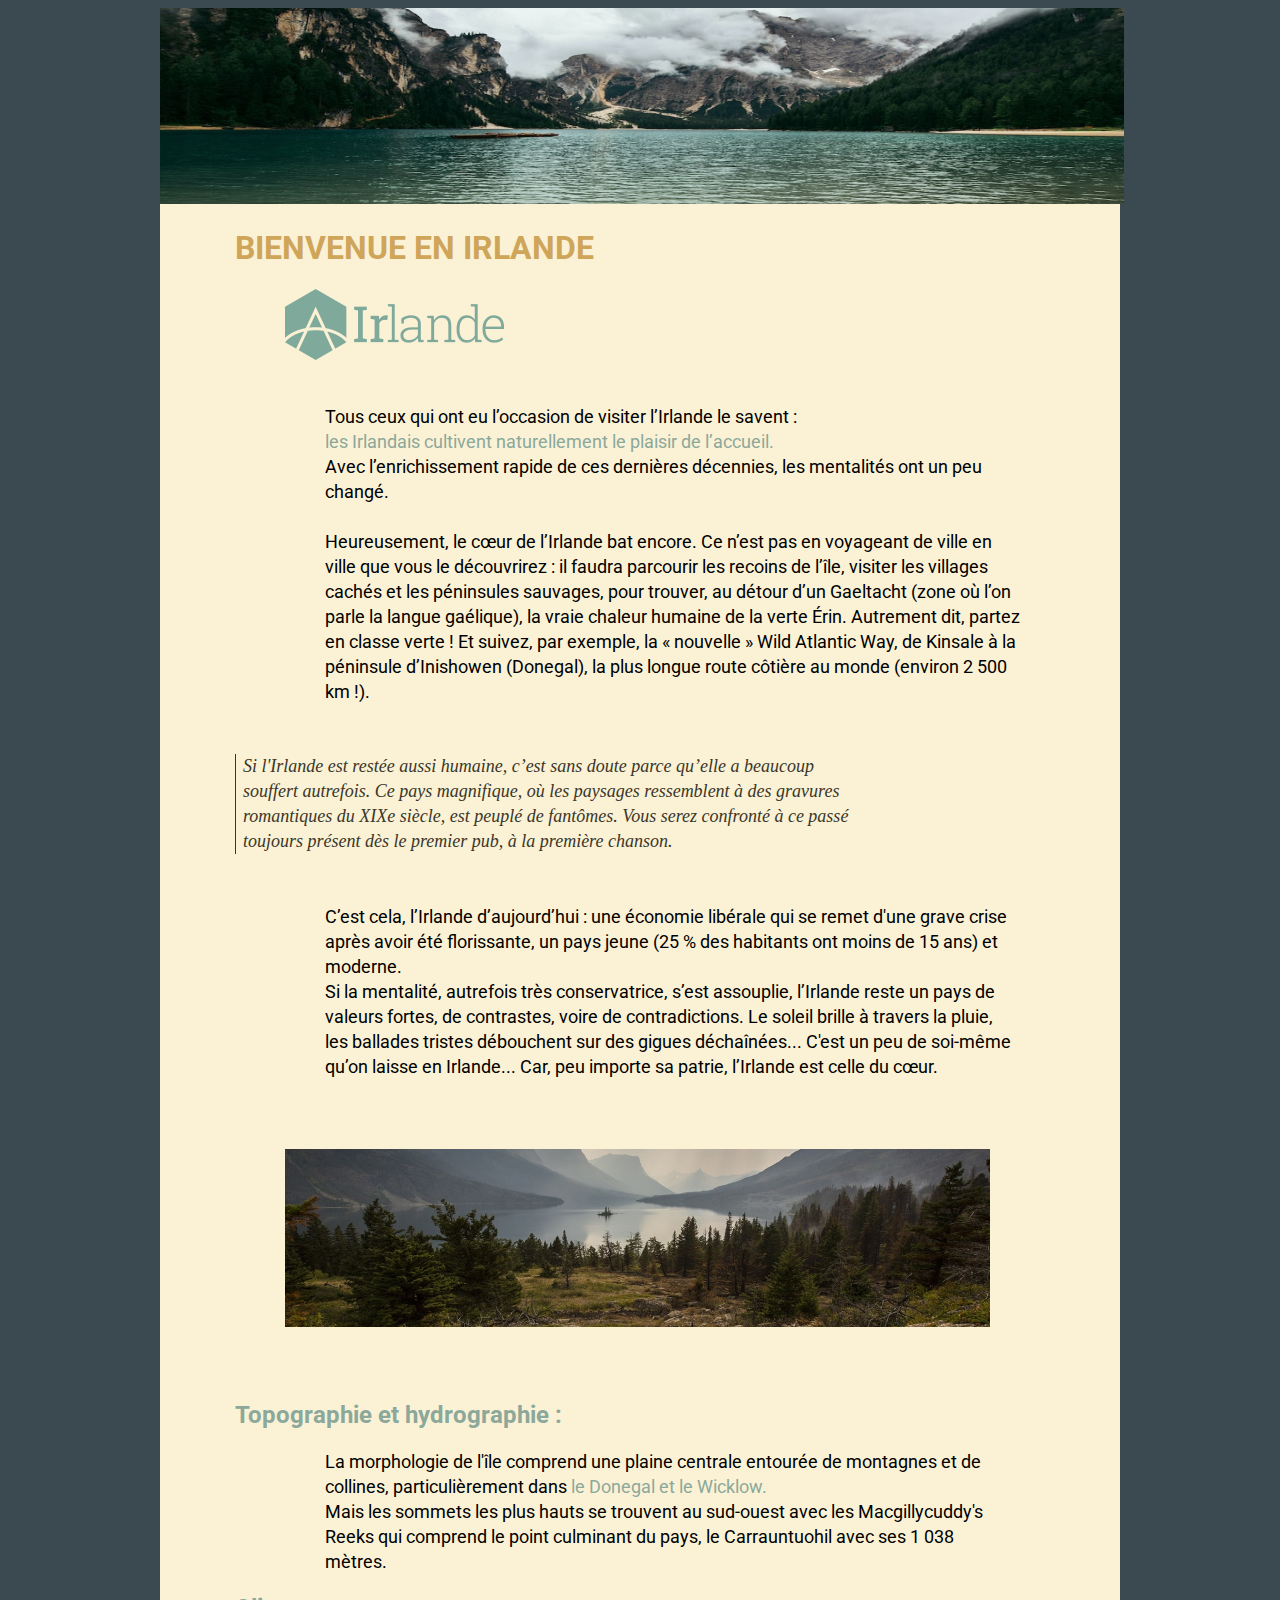
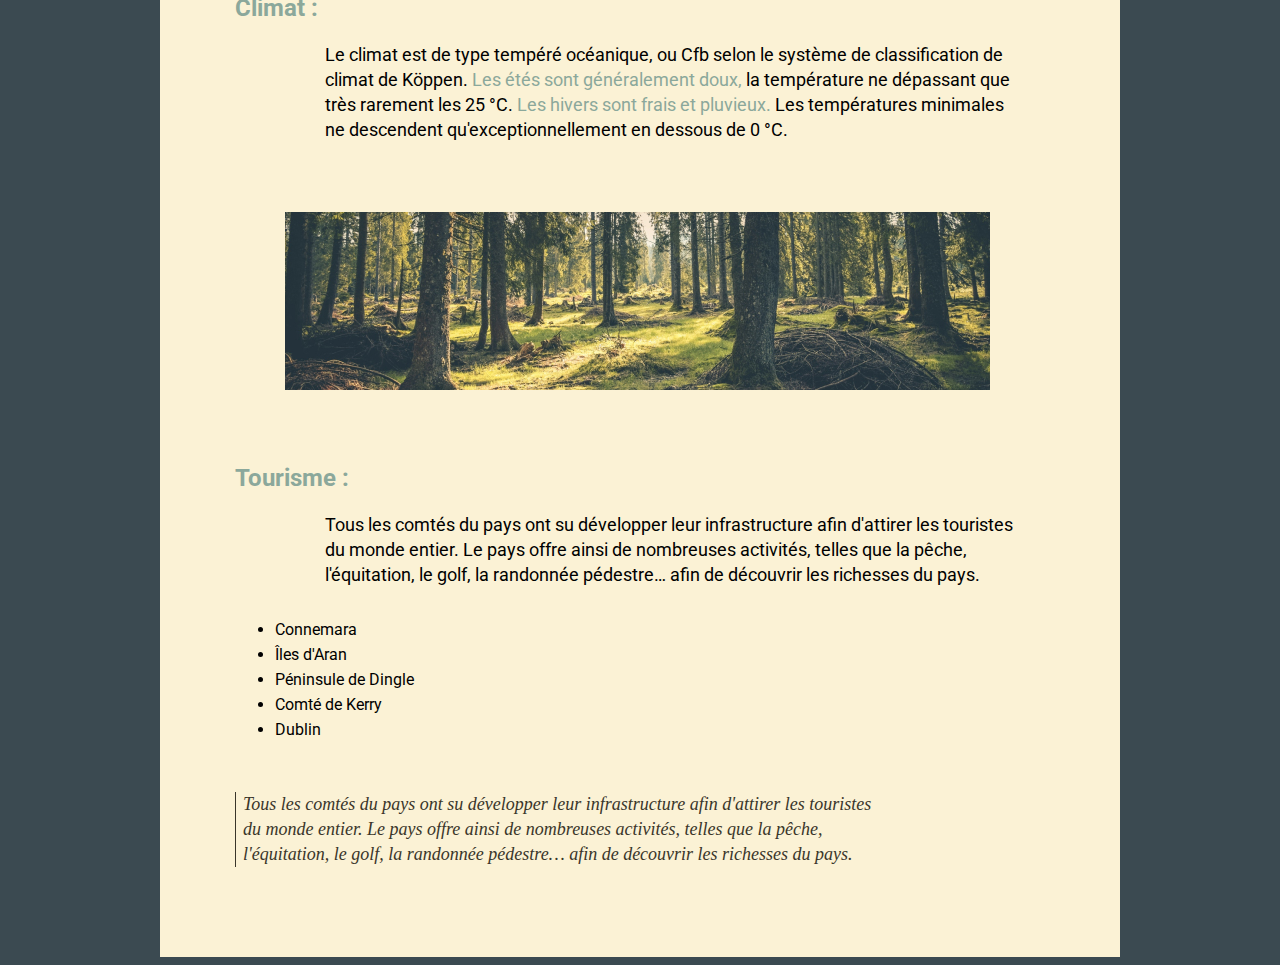
<file: BienvenueEnIrlande/index.html>
<!DOCTYPE html>
<html lang="fr">

<head>
    <meta charset="UTF-8">
    <meta http-equiv="X-UA-Compatible" content="IE=edge">
    <meta name="viewport" content="width=device-width, initial-scale=1.0">
    <title>BienvenueEnIrlande</title>
    <link rel="stylesheet" href="style.css">
    <link href="https://fonts.googleapis.com/css2?family=Roboto:wght@100&display=swap" rel="stylesheet">

</head>

<body>
    <main>
        <img src="image/Lac1.jpg" alt="Lac1"> <br>
        <h1>BIENVENUE EN IRLANDE</h1>
        <img src="image/LogoIrlande.png" alt="LogoIrlande" class="Logo">
        <P>Tous ceux qui ont eu l’occasion de visiter l’Irlande le savent : <br>
            <span> les Irlandais cultivent naturellement le plaisir de l’accueil.</span> <br>
            Avec l’enrichissement rapide de ces dernières décennies, les mentalités ont un peu <br>
            changé. <br>
            <br>
            Heureusement, le cœur de l’Irlande bat encore. Ce n’est pas en voyageant de ville en <br>
            ville que vous le découvrirez : il faudra parcourir les recoins de l’île, visiter les villages <br>
            cachés et les péninsules sauvages, pour trouver, au détour d’un Gaeltacht (zone où l’on <br>
            parle la langue gaélique), la vraie chaleur humaine de la verte Érin. Autrement dit, partez <br>
            en classe verte ! Et suivez, par exemple, la « nouvelle » Wild Atlantic Way, de Kinsale à la <br>
            péninsule d’Inishowen (Donegal), la plus longue route côtière au monde (environ 2 500 <br>
            km !).
        </P>
        <p class="para1">
            Si l'Irlande est restée aussi humaine, c’est sans doute parce qu’elle a beaucoup <br>
            souffert autrefois. Ce pays magnifique, où les paysages ressemblent à des gravures <br>
            romantiques du XIXe siècle, est peuplé de fantômes. Vous serez confronté à ce passé <br>
            toujours présent dès le premier pub, à la première chanson.
        </p>
        <p>C’est cela, l’Irlande d’aujourd’hui : une économie libérale qui se remet d'une grave crise <br>
            après avoir été florissante, un pays jeune (25 % des habitants ont moins de 15 ans) et <br>
            moderne. <br>
            Si la mentalité, autrefois très conservatrice, s’est assouplie, l’Irlande reste un pays de <br>
            valeurs fortes, de contrastes, voire de contradictions. Le soleil brille à travers la pluie, <br>
            les ballades tristes débouchent sur des gigues déchaînées... C'est un peu de soi-même <br>
            qu’on laisse en Irlande... Car, peu importe sa patrie, l’Irlande est celle du cœur. <br>
        </p>
        <img src="image/LacForet1.jpg" alt="lacfôret" class="image1">
        <h2>Topographie et hydrographie :</h2>
        <p>La morphologie de l'île comprend une plaine centrale entourée de montagnes et de <br>
            collines, particulièrement dans <span> le Donegal et le Wicklow. </span><br>
            Mais les sommets les plus hauts se trouvent au sud-ouest avec les Macgillycuddy's <br>
            Reeks qui comprend le point culminant du pays, le Carrauntuohil avec ses 1 038 <br>
            mètres.
        </p>
        <h2>Climat :</h2>
        <p>Le climat est de type tempéré océanique, ou Cfb selon le système de classification de <br>
            climat de Köppen. <span> Les étés sont généralement doux,</span> la température ne dépassant que <br>
            très rarement les 25 °C. <span> Les hivers sont frais et pluvieux.</span> Les températures minimales <br>
            ne descendent qu'exceptionnellement en dessous de 0 °C.
        </p>
        <img src="image/Foret1.jpg" alt="fôret" class="image2">
        <h2>Tourisme :</h2>
        <p>Tous les comtés du pays ont su développer leur infrastructure afin d'attirer les touristes <br>
            du monde entier. Le pays offre ainsi de nombreuses activités, telles que la pêche, <br>
            l'équitation, le golf, la randonnée pédestre… afin de découvrir les richesses du pays.</p>
        <ul>
            <li>Connemara</li>
            <li>Îles d'Aran</li>
            <li>Péninsule de Dingle</li>
            <li>Comté de Kerry</li>
            <li>Dublin</li>
        </ul>
        <p class="para1"> Tous les comtés du pays ont su développer leur infrastructure afin d'attirer les touristes
            <br>
            du monde entier. Le pays offre ainsi de nombreuses activités, telles que la pêche, <br>
            l'équitation, le golf, la randonnée pédestre… afin de découvrir les richesses du pays.
        </p>
    </main>
</body>

</html>
</file>
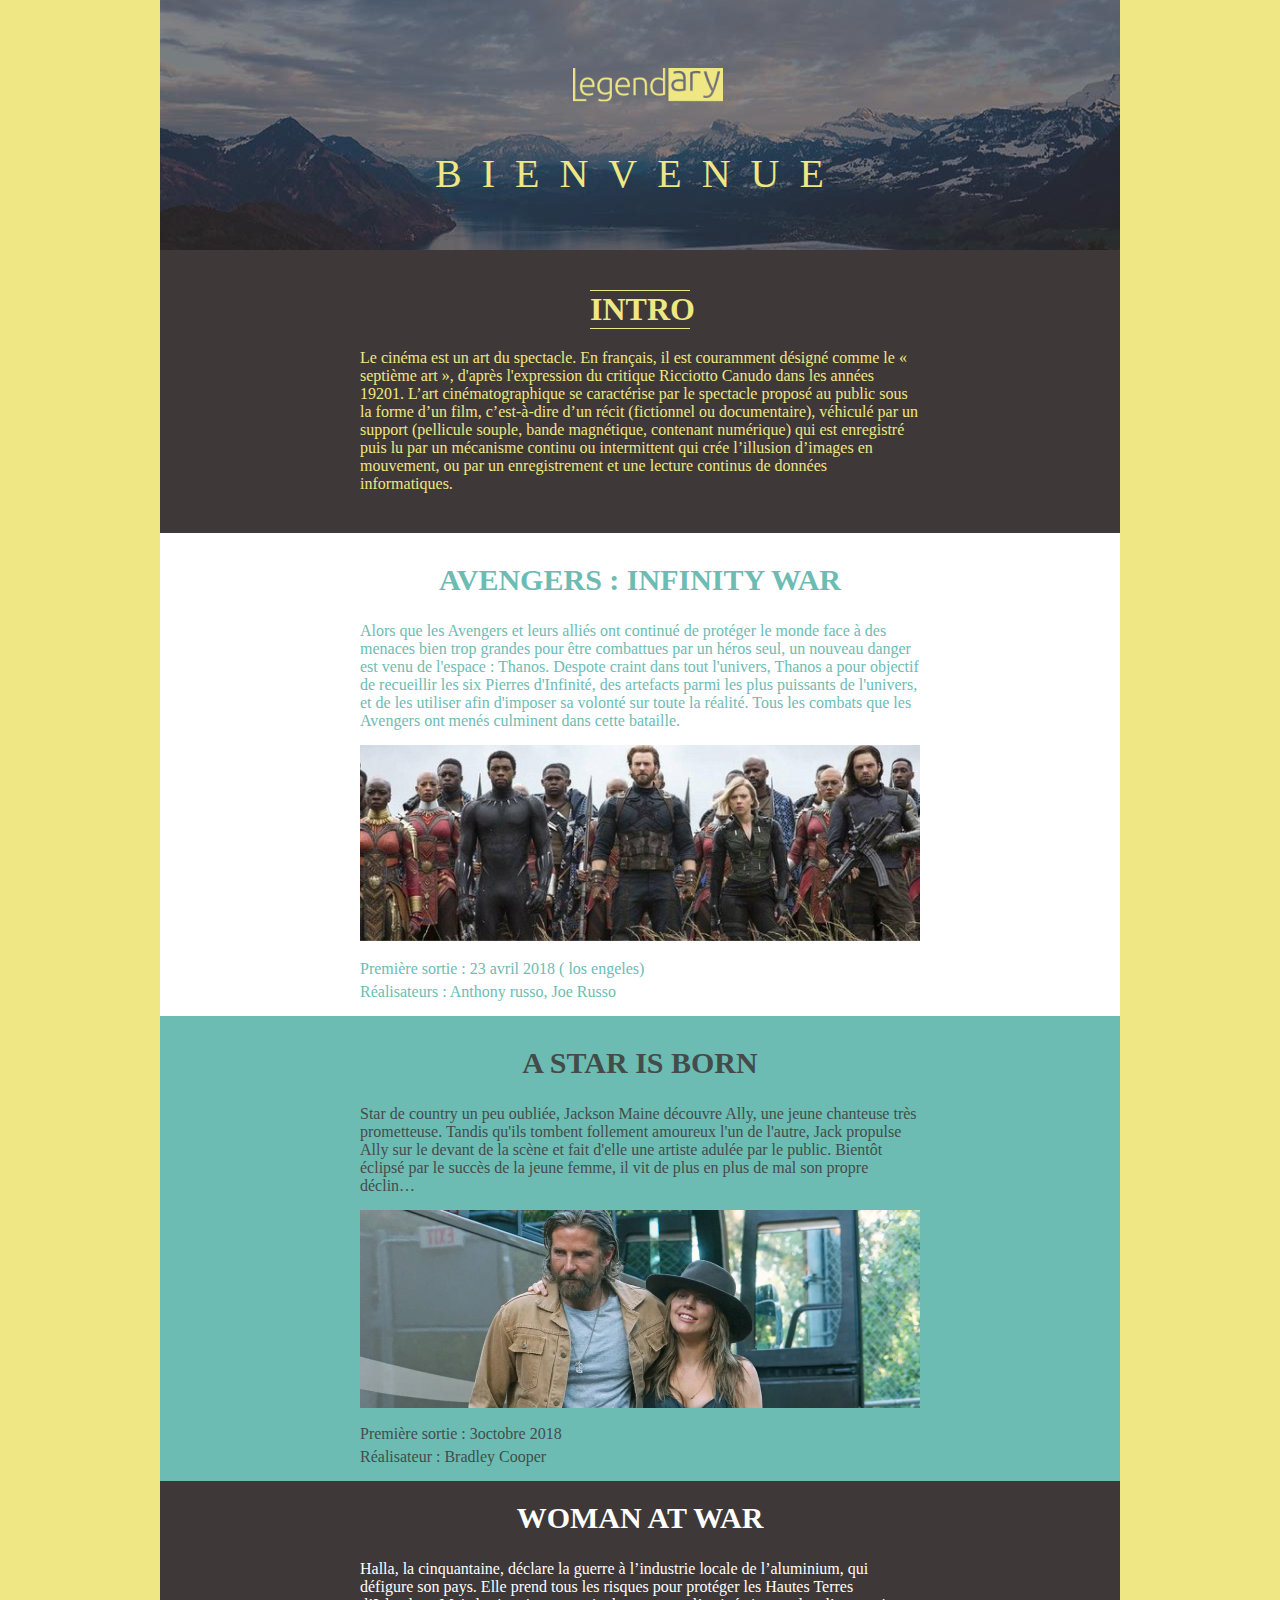
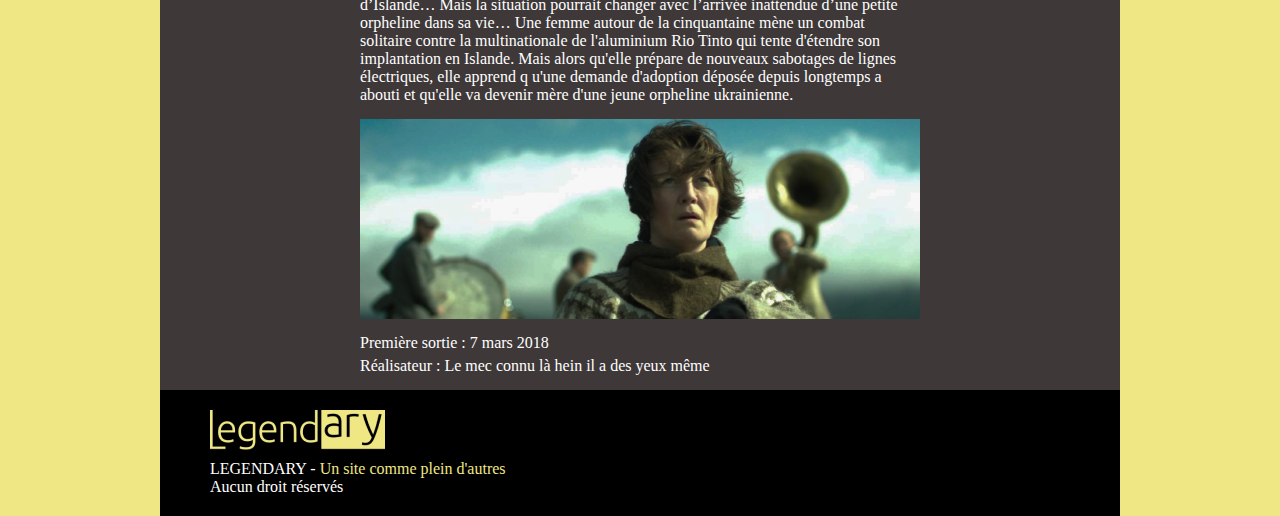
<file: Legendarycss/index.html>
<!DOCTYPE html>
<html lang="fr">

<head>
    <meta charset="UTF-8">
    <meta http-equiv="X-UA-Compatible" content="IE=edge">
    <meta name="viewport" content="width=device-width, initial-scale=1.0">
    <title>Legendary</title>
    <link rel="stylesheet" href="style.css">
    <link href="https://fonts.googleapis.com/css2?family=Roboto:wght@100&display=swap" rel="stylesheet">

</head>

<body>
    <main>
        <div class="contenant">
            <!-- <img src="image/header 1.png" alt="header" class="image1"> -->
            <!-- <img src="image/LogoTop.png" alt="LogoTop" class="LogoTop"> -->
            <div class="Header"></div>
            <div class="LogoTop"></div>
            <p class="Legendary">BIENVENUE</p>
        </div>
        <div class="Intro">
            <h1>INTRO</h1>
            <p class="TexteIntro">Le cinéma est un art du spectacle. En français, il est couramment désigné comme le «
                septième art », d'après l'expression du critique Ricciotto Canudo dans les années 19201.
                L’art cinématographique se caractérise par le spectacle proposé au public sous la forme
                d’un film, c’est-à-dire d’un récit (fictionnel ou documentaire), véhiculé par un support
                (pellicule souple, bande magnétique, contenant numérique) qui est enregistré puis lu par
                un mécanisme continu ou intermittent qui crée l’illusion d’images en mouvement, ou par
                un enregistrement et une lecture continus de données informatiques.
            </p>
        </div>
        <div class="Avengers">
            <h2>AVENGERS : INFINITY WAR</h2>
            <p class="textAve">Alors que les Avengers et leurs alliés ont continué de protéger le monde face à des
                menaces bien trop grandes pour être combattues par un héros seul, un nouveau danger
                est venu de l'espace : Thanos. Despote craint dans tout l'univers, Thanos a pour objectif
                de recueillir les six Pierres d'Infinité, des artefacts parmi les plus puissants de l'univers,
                et de les utiliser afin d'imposer sa volonté sur toute la réalité. Tous les combats que les
                Avengers ont menés culminent dans cette bataille.
            </p>
            <div class="ImgAvengers"></div>
            <p class="AvengerCredit">Première sortie : 23 avril 2018 ( los engeles)
            </p>
            <p class="AvengerCredit"> Réalisateurs : Anthony russo, Joe Russo
            </p>
        </div>
        <div class="Astar">
            <h3>A STAR IS BORN</h3>
            <p class="textAstar">Star de country un peu oubliée, Jackson Maine découvre Ally, une jeune chanteuse très
                prometteuse. Tandis qu'ils tombent follement amoureux l'un de l'autre, Jack propulse
                Ally sur le devant de la scène et fait d'elle une artiste adulée par le public. Bientôt
                éclipsé par le succès de la jeune femme, il vit de plus en plus de mal son propre déclin…
            </p>
            <div class="ImgAStarIsBorn"></div>
            <p class="AstarCredit">
                Première sortie : 3octobre 2018
            </p>
            <p class="AstarCredit"> Réalisateur : Bradley Cooper
            </p>
        </div>
        <div class="WomanAt">
            <h4>WOMAN AT WAR</h4>
            <p class="textWom">Halla, la cinquantaine, déclare la guerre à l’industrie locale de l’aluminium, qui
                défigure

                son pays. Elle prend tous les risques pour protéger les Hautes Terres d’Islande… Mais la
                situation pourrait changer avec l’arrivée inattendue d’une petite orpheline dans sa vie…
                Une femme autour de la cinquantaine mène un combat solitaire contre la
                multinationale de l'aluminium Rio Tinto qui tente d'étendre son implantation en Islande.
                Mais alors qu'elle prépare de nouveaux sabotages de lignes électriques, elle apprend q
                u'une demande d'adoption déposée depuis longtemps a abouti et qu'elle va devenir
                mère d'une jeune orpheline ukrainienne.
            </p>
            <div class="ImgWomanAtWar"></div>
            <p class="WomanCredit">
                Première sortie : 7 mars 2018
            </p>
            <p class="WomanCredit"> Réalisateur : Le mec connu là hein il a des yeux même
            </p>
        </div>
        <div class="bot">
            <div class="LogoBot"></div>
            <p class="CreditLegendary">
                LEGENDARY - <span> Un site comme plein d'autres </span>
            </p>
            <p class="CreditLegendary"> Aucun droit réservés

            </p>

        </div>
    </main>


</body>

</html>
</file>
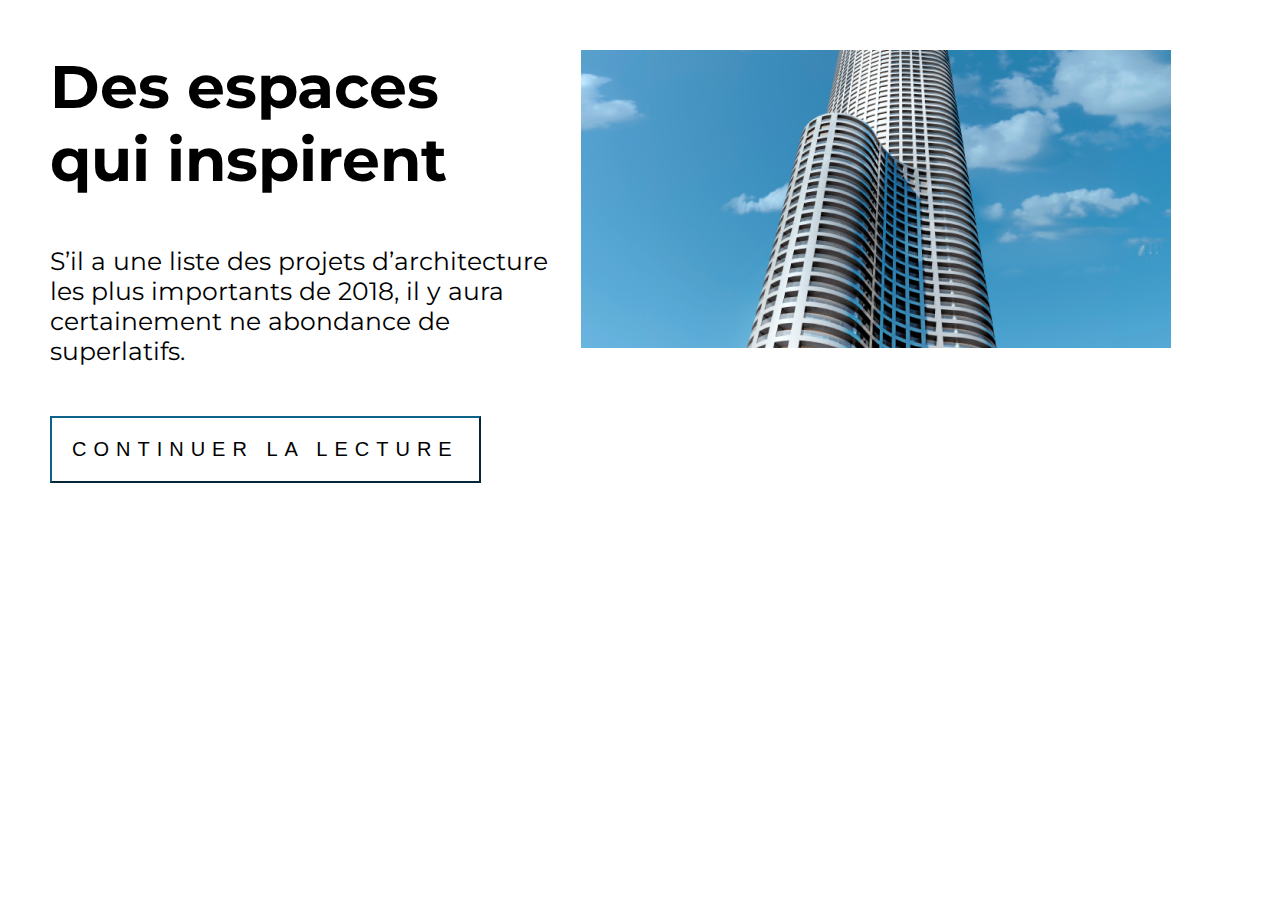
<file: Architecte/Architecture/index.html>
<!DOCTYPE html>
<html lang="fr">
<head>
    <meta charset="UTF-8">
    <meta http-equiv="X-UA-Compatible" content="IE=edge">
    <meta name="viewport" content="width=device-width, initial-scale=1.0">
    <link rel="stylesheet" href="style.css">
    <link rel="preconnect" href="https://fonts.googleapis.com">
    <link rel="preconnect" href="https://fonts.googleapis.com">
<link rel="preconnect" href="https://fonts.gstatic.com" crossorigin>
<link href="https://fonts.googleapis.com/css2?family=Montserrat:ital,wght@300&display=swap" rel="stylesheet">
    <title>Architecture</title>
</head>
<body>
    <main>
    <div class="texte">
        <h1>Des espaces <br> qui inspirent</h1>
        <p>S’il a une liste des projets d’architecture <br>
            les plus importants de 2018, il y aura <br>
            
            certainement ne abondance de superlatifs.</p>
            <button class="continuer">CONTINUER LA LECTURE</button>
        </div>
        <div class="tour">
            <div class="image">
            <div class="tour2"></div>
            <div class="batiment"></div>
        </div>
        </div>
    
</main>
</body>
</html>
</file>
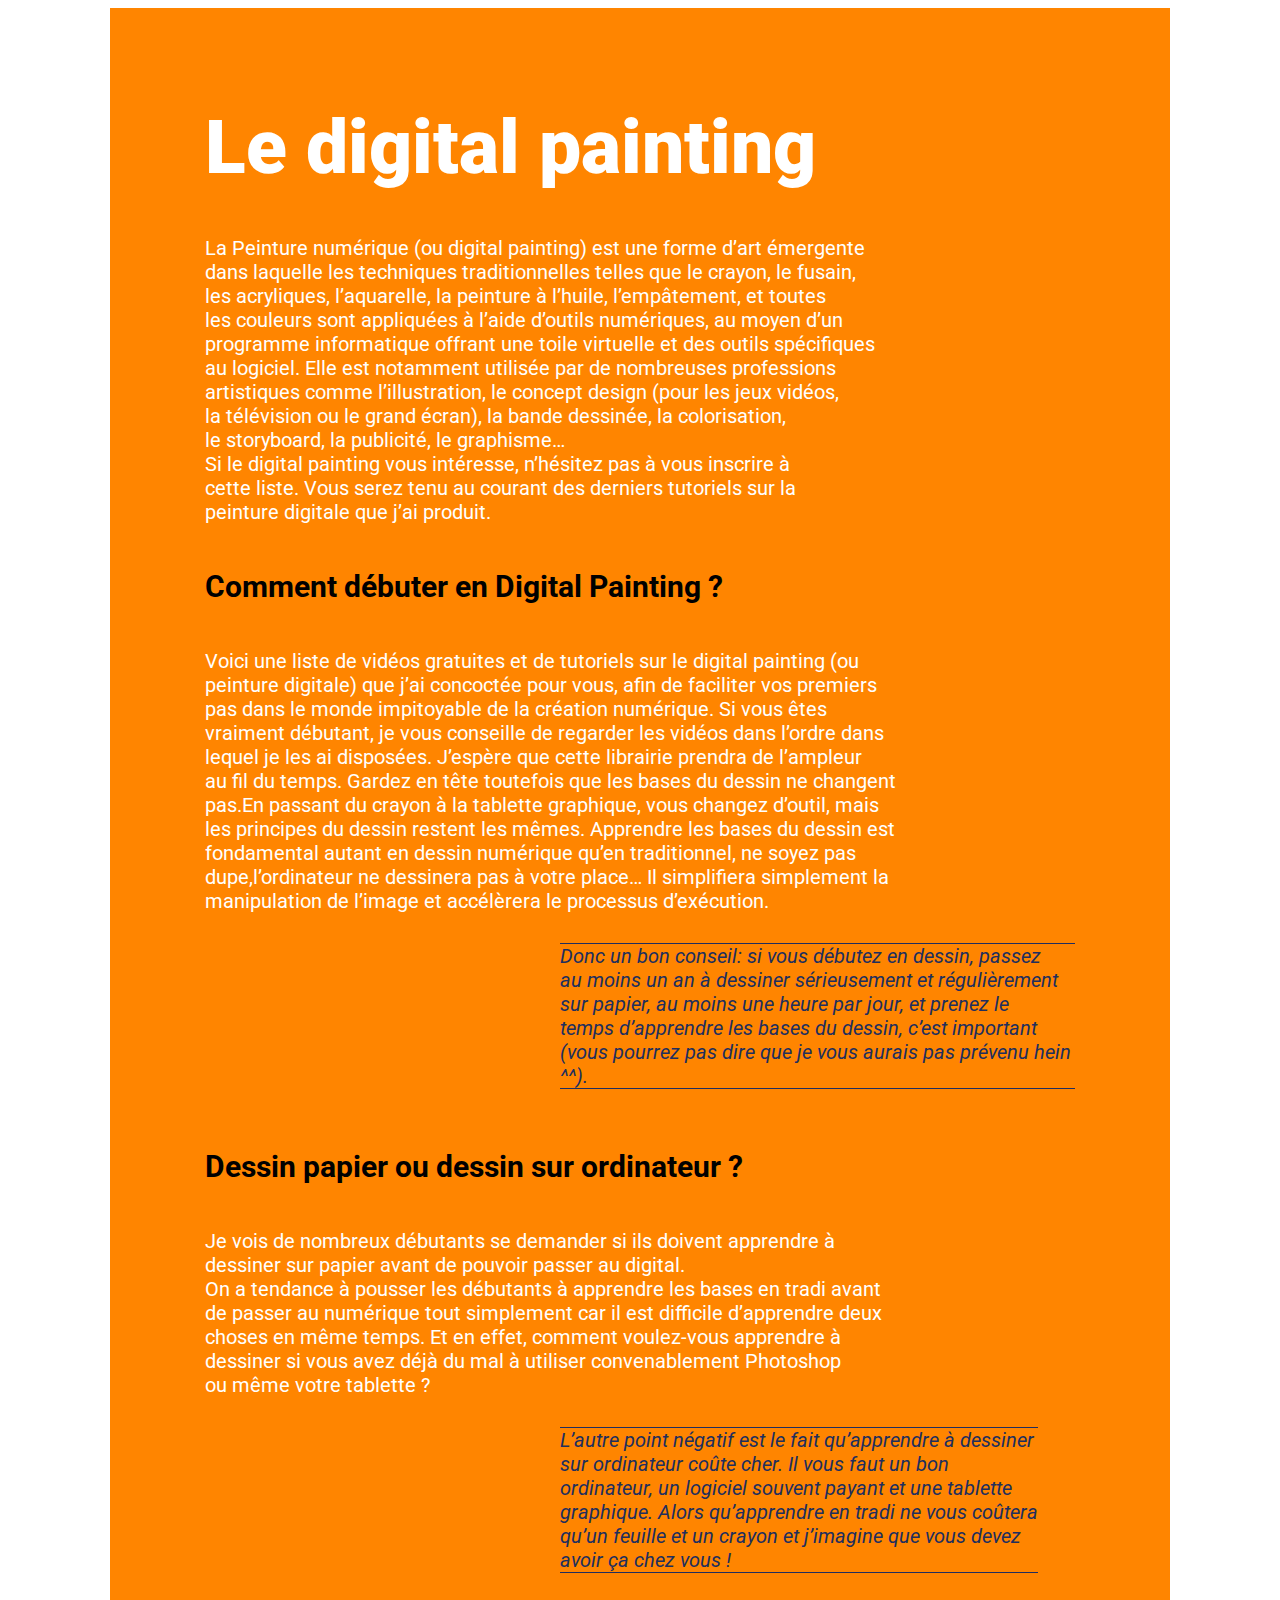
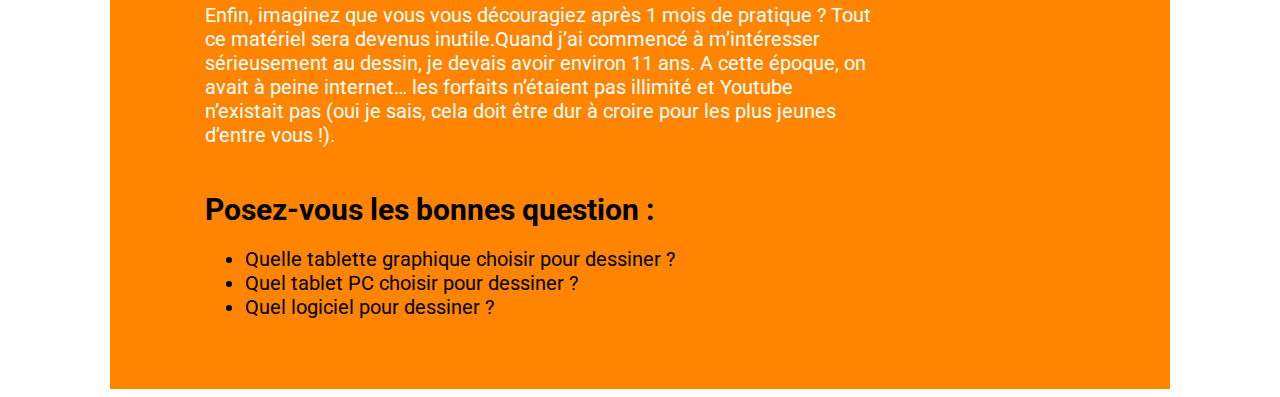
<file: digital painting css/digitalpainting.html>
<!DOCTYPE html>
<html lang="fr">

<head>
    <meta charset="UTF-8">
    <meta http-equiv="X-UA-Compatible" content="IE=edge">
    <meta name="viewport" content="width=device-width, initial-scale=1.0">
    <title>Ledigitalpainting</title>
    <link rel="stylesheet" href="digitalpainting.css">
    <link href="https://fonts.googleapis.com/css2?family=Roboto:wght@100&display=swap" rel="stylesheet">
</head>

<body>
    <div>
        <h1>Le digital painting</h1>
        <p>La Peinture numérique (ou digital painting) est une forme d’art émergente <br>
            dans laquelle les techniques traditionnelles telles que le crayon, le fusain,<br>
            les acryliques, l’aquarelle, la peinture à l’huile, l’empâtement, et toutes <br>
            les couleurs sont appliquées à l’aide d’outils numériques, au moyen d’un <br>
            programme informatique offrant une toile virtuelle et des outils spécifiques <br>
            au logiciel. Elle est notamment utilisée par de nombreuses professions <br>
            artistiques comme l’illustration, le concept design (pour les jeux vidéos, <br>
            la télévision ou le grand écran), la bande dessinée, la colorisation, <br>
            le storyboard, la publicité, le graphisme… <br>
            Si le digital painting vous intéresse, n’hésitez pas à vous inscrire à <br>
            cette liste. Vous serez tenu au courant des derniers tutoriels sur la <br>
            peinture digitale que j’ai produit.</p>
        <h2>Comment débuter en Digital Painting ?</h2>
        <p>Voici une liste de vidéos gratuites et de tutoriels sur le digital painting (ou <br>
            peinture digitale) que j’ai concoctée pour vous, afin de faciliter vos premiers <br>
            pas dans le monde impitoyable de la création numérique. Si vous êtes <br>
            vraiment débutant, je vous conseille de regarder les vidéos dans l’ordre dans <br>
            lequel je les ai disposées. J’espère que cette librairie prendra de l’ampleur <br>
            au fil du temps. Gardez en tête toutefois que les bases du dessin ne changent <br>
            pas.En passant du crayon à la tablette graphique, vous changez d’outil, mais <br>
            les principes du dessin restent les mêmes. Apprendre les bases du dessin est <br>
            fondamental autant en dessin numérique qu’en traditionnel, ne soyez pas <br>
            dupe,l’ordinateur ne dessinera pas à votre place… Il simplifiera simplement la <br>
            manipulation de l’image et accélèrera le processus d’exécution.</p>
        <!-- <hr> -->
        <p class="para1">Donc un bon conseil: si vous débutez en dessin, passez <br>
            au moins un an à dessiner sérieusement et régulièrement <br>
            sur papier, au moins une heure par jour, et prenez le <br>
            temps d’apprendre les bases du dessin, c’est important <br>
            (vous pourrez pas dire que je vous aurais pas prévenu hein ^^).</p>
        <!-- <hr> -->
        <h2> Dessin papier ou dessin sur ordinateur ?</h2>
        <p>Je vois de nombreux débutants se demander si ils doivent apprendre à <br>
            dessiner sur papier avant de pouvoir passer au digital. <br>
            On a tendance à pousser les débutants à apprendre les bases en tradi avant <br>
            de passer au numérique tout simplement car il est difficile d’apprendre deux <br>
            choses en même temps. Et en effet, comment voulez-vous apprendre à <br>
            dessiner si vous avez déjà du mal à utiliser convenablement Photoshop <br>
            ou même votre tablette ?</p>
        <!-- <hr> -->
        <p class="para1">L’autre point négatif est le fait qu’apprendre à dessiner <br>
            sur ordinateur coûte cher. Il vous faut un bon <br>
            ordinateur, un logiciel souvent payant et une tablette <br>
            graphique. Alors qu’apprendre en tradi ne vous coûtera <br>
            qu’un feuille et un crayon et j’imagine que vous devez <br>
            avoir ça chez vous !</p>
        <!-- <hr> -->
        <p>Enfin, imaginez que vous vous découragiez après 1 mois de pratique ? Tout <br> ce matériel
            sera devenus inutile.Quand j’ai commencé à m’intéresser <br> sérieusement au dessin,
            je devais avoir environ 11 ans. A cette époque, on <br> avait à peine internet… les
            forfaits n’étaient pas illimité et Youtube <br> n’existait pas (oui je sais, cela
            doit être dur à croire pour les plus jeunes <br> d’entre vous !).</p>
        <h2>Posez-vous les bonnes question :</h2>
        <!-- <p class="para2"> -->
        <ul>
            <li>Quelle tablette graphique choisir pour dessiner ? </li>
            <li> Quel tablet PC choisir pour dessiner ?</li>
            <li> Quel logiciel pour dessiner ? </li>
        </ul>
        <!-- </p> -->
    </div>

</body>

</html>
</file>
<file: BienvenueEnIrlande/style.css>
*{
    box-sizing: border-box;
}
body{
    background-color: #3B4A51;

}
main{
    background-color: #fbf2d5;
    margin: 0 auto;
    width: 960px;
    font-family: 'Roboto', sans-serif;
    padding-bottom: 40px;
}
p.para1{
    font-family: 'Times New Roman', Times, serif;
    font-style: italic;
    border-left: solid 1px; color: #3A362A;
    margin-left: 75px;
    margin-top: 50px;
    margin-bottom: 50px;
    font-size: 18px;
    padding-left: 7px;
    line-height: 25px;
      
}
h1{
    color: #CEA559;
    margin-left: 75px;
}

p{
    margin-left: 165px;
    font-size: 18px;
    font-style: bold;
    line-height: 25px;
    margin-top: 20px;
    margin-bottom: 20px;
}

h2{
    color: #8BA89B;
    margin-left: 75px;
}

ul{
    margin-left: 75px;
    line-height: 25px;
    margin-top: 30px;
}

img.Logo{
    margin-left: 125px;
    margin-bottom: 20px;
}
img.image1,img.image2{
    margin-left: 125px;
    margin-top: 50px;
    margin-bottom: 50px;
}
span{
    color: #8BA89B;
}
</file>
<file: Legendarycss/style.css>
* {
    box-sizing: border-box;
    margin: 0;
    padding: 0;
}

body {
    background-color: #EFE784;
}

main {
    width: 960px;
    margin: 0 auto;

    display: flex;
    flex-direction: column;
    align-content: center;
}

.contenant {
    position: relative;
    height: 250px;
}

.Header {
    background-image: url(image/header.png);
    height: 250px;
    position: relative;
    z-index: 1;
}

.LogoTop {
    background-image: url(image/LogoTopMobile.png);
    height: 250px;
    width: 151px;
    background-repeat: no-repeat;
    position: relative;
    z-index: 2;
    bottom: 73%;
    left: 43%;
    /* background-size: cover;
    height: 40px;
    /* position: relative; */
    /* top: -200px;
    left: 370px;
    display: block;
    margin: 0 auto;
    background-repeat: no-repeat;
    z-index: 2; */ 
}




.Legendary {
    position: absolute;
    top: 150px;
    left: 275px;
    display: block;
    margin: 0 auto;
    text-align: center;
    margin-left: 0px;
    font-size: 40px;
    letter-spacing: 20px;
    z-index: 2;
    color: #EFE784;
}

h1 {
    color: #EFE784;
    border-top: solid 1px;
    color: #EFE784;
    border-bottom: solid 1px;
    color: #EFE784;
    /* margin-left: 45%;
    margin-right: 45%; */
    margin-bottom: 25px;
    text-align: center;
    width: 100px;
    margin: 0 auto;
}

p {
    margin-left: 200px;
    margin-right: 200px;
}

.TexteIntro {
    color: #EFE784;

    margin-top: 20px;

}

p.textAve {
    color: #6CBCB3;
    margin-bottom: 15px;
}

p.textAstar {
    color: #444C4A;
    margin-bottom: 15px;
}

p.textWom {
    color: #fff;
    margin-bottom: 15px;
}

h2 {
    color: #6CBCB3;
    /* margin-left: 200px; */
    padding-top: 30px;
    font-size: 30px;
    margin-bottom: 25px;
    text-align: center;

}

h3 {
    color: #444C4A;
    /* margin-left: 200px; */
    padding-top: 20px;
    font-size: 30px;
    margin-bottom: 25px;
    text-align: center;
}

h4 {
    color: #fff;
    /* margin-left: 200px; */
    padding-top: 20px;
    font-size: 30px;
    margin-bottom: 25px;
    text-align: center;
}

div.Avengers {
    background-color: #fff;
    padding-bottom: 10px;
}

div.Astar {
    background-color: #6CBCB3;
    padding-top: 10px;
    padding-bottom: 10px;
}

div.bot {
    background-color: black;
    padding-bottom: 20px;
    padding-top: 20px;
}

p.AvengerCredit {
    color: #6CBCB3;
    /* margin-top: 10px; */
    padding-bottom: 5px;

}

p.AstarCredit {
    color: #444C4A;
    /* margin-top: 10px; */
    padding-bottom: 5px;
}

p.WomanCredit {
    color: #fff;
    /* margin-top: 10px; */
    padding-bottom: 5px;
}

p.CreditLegendary {
    color: #fff;
    margin-left: 50px;
}

span {
    color: #EFE784;
}

.ImgAvengers {
    background-image: url('image/Avengers.png');
    height: 200px;
    background-repeat: no-repeat;
    align-self: center;
    margin: auto;
    width: 560px;
    position: relative;
    margin-bottom: 15px;

}

.ImgAStarIsBorn {
    background-image: url(image/AStarIsBorn.png);
    height: 200px;
    background-repeat: no-repeat;
    align-self: center;
    margin: auto;
    width: 560px;
    margin-bottom: 15px
}

.ImgWomanAtWar {
    background-image: url(image/WomanAtWar.png);
    height: 200px;
    background-repeat: no-repeat;
    align-self: center;
    margin: auto;
    width: 560px;
    margin-bottom: 15px
}

.LogoBot {
    background-image: url(image/Logo1.png);
    height: 50px;
    background-repeat: no-repeat;
    margin-left: 50px;
    /* padding-top: 25px; */
}

.Intro {
    background-color: #3E3838;
    padding-top: 40px;
    padding-bottom: 40px;
}

.WomanAt {
    background-color: #3E3838;
    padding-bottom: 10px;

}

/* 
.image1 {
    margin-bottom: -10px;
} */
/*---------------- responsive--------------- */
@media screen and (max-width:360px) {
    main {
        width: 360px;
    }

    .contenant {
        height: 170px;
    }

    p {
        font-size: 21px;
        margin-left: 20px;
        margin-right: 20px;

    }

    .ImgAvengers {
        background-image: url(image/AvengerMobil.png);
        margin: auto;
        align-self: center;
        height: 400px;
        width: 300px;
        margin-left: 30px;
        margin-bottom: 12px;
    }

    .ImgAStarIsBorn {
        background-image: url(image/AStarIsBornMobile.png);
        margin: auto;
        align-self: center;
        height: 400px;
        width: 300px;
        margin-left: 30px;
        margin-bottom: 12px;
    }

    .ImgWomanAtWar {
        background-image: url(image/WomanMobile.png);
        margin: auto;
        align-self: center;
        height: 400px;
        width: 300px;
        margin-left: 30px;
        margin-bottom: 12px;
    }

    .Header {
        background-image: url(image/headerMobile.png);
        margin: auto;
        align-self: center;
        height: 170px;

    }
    .LogoTop{
        background-image: url(image/LogoTopMobile.png);
        height: 40px;
        position: relative;
        left: 13px;
        margin: 0 auto;
        background-repeat: no-repeat;
        z-index: 2;
    }
    .Legendary {
        text-align: center;
        font-size: 25px;
        left: 38px;
        top: 120px;
        font-size: 20px;
    }

}
</file>
<file: Architecte/Architecture/style.css>
*{
    box-sizing: border-box;
    margin: 0;
    padding: 0;
    


}
main{
    padding: 50px;
    display: flex;
    flex-direction: row;font-family: 'Montserrat', sans-serif;
}
h1{
    font-size: 60px
}
.texte{
    width: 45%;
    

}
p{
    margin: 50px 0;
    font-size: 25px;
    
}
button.continuer{
    background-color: white;
    
    border-color: #0D628A;
    letter-spacing: 7px ;
    font-size: 20px;
    padding: 20px;
}

.tour{
    display: flex;
    flex-direction: column;
    background-image: url(image/tour.png);
    width:500px;
    height: 500px;
    background-repeat: no-repeat;
    flex-wrap: wrap;
    flex: 1;
    align-items: stretch;
}
.tour2{
    background-image: url(image/tour2.png);
    width:100%;
    background-repeat: no-repeat;
    height: 500px;
    margin: 500px;
    flex: 2;
    background-size: cover;
}
.batiment{
    background-image: url(image/batiment.png);
    width:500px;
    height: 500px;
    background-repeat: no-repeat;
    flex: 2;
    background-size: cover;
}
.image{
    display: flex;
    flex-direction: row;
    width: 100%;
    height: 100%;
}
</file>
<file: digital painting css/digitalpainting.css>
div{
    background-color: #FF8500;
    font-family: 'Roboto', sans-serif;
    margin: 0 auto;
    width: 960px;
    padding: 50px;
    
}
h1{
    color: #ffffff;  
    /* text-align: left; */
    font-weight: 1000;
    margin: 45px;
    font-size: 75px;
    /* padding-top: 20px; */
            
}
p{
    color: #ffffff;
    font-size: 20px;
    margin: 15px 45px;
}

p.para1{
    color: #202E5F;
    display: inline-block;
    border-top: solid 1px #202E5F;
    border-bottom: solid 1px #202E5F;
    /* text-align: right; */
    font-style: italic;
    /* margin: 45px; */
    margin-left: 400px;
}
h2{
    margin: 45px;
    font-size: 30px;
}
ul{
    margin-left: 45px;
    margin-top: -25px;
    font-size: 20px;
}
/* hr{
    width: 500px;
    margin-left: 400px;
    background-color: #202E5F;
} */
</file>
